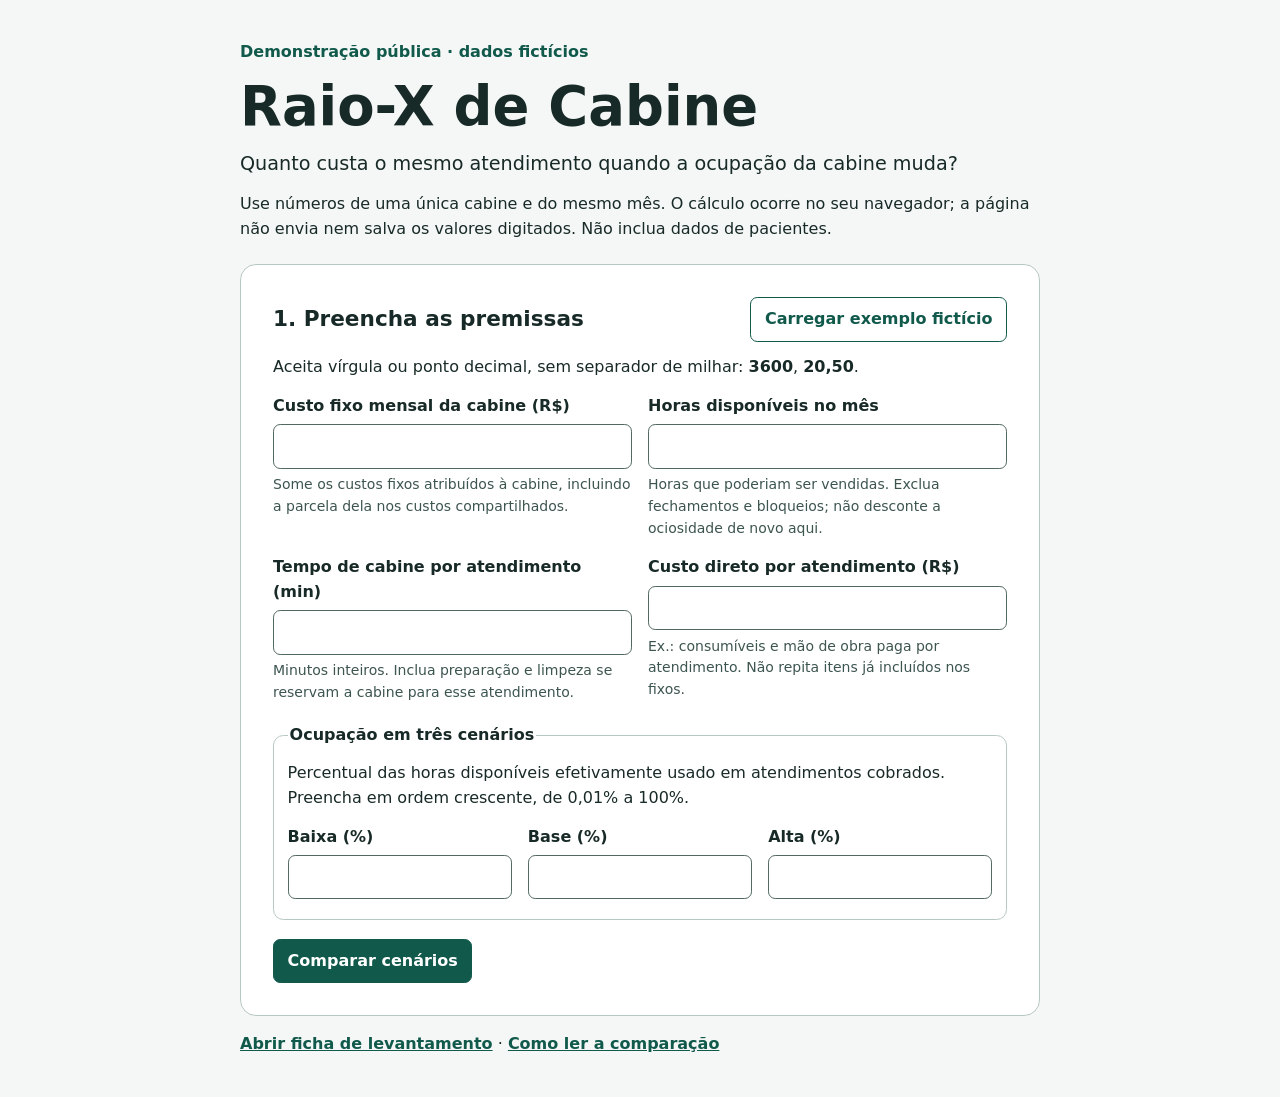
<file: index.html>
<!doctype html>
<html lang="pt-BR">
<head>
<meta charset="utf-8">
<meta name="viewport" content="width=device-width, initial-scale=1">
<title>Raio-X de Cabine — Simulador</title>
<link rel="stylesheet" href="estilo.css">
<script defer src="simulador.js"></script>
</head>
<body>
<main>
<header class="intro">
  <p class="tag">Demonstração pública · dados fictícios</p>
  <h1>Raio-X de Cabine</h1>
  <p class="lead">Quanto custa o mesmo atendimento quando a ocupação da cabine muda?</p>
  <p>Use números de uma única cabine e do mesmo mês. O cálculo ocorre no seu navegador; a página não envia nem salva os valores digitados. Não inclua dados de pacientes.</p>
</header>
<noscript><p>Ative JavaScript para fazer a simulação localmente.</p></noscript>
<form id="simulador" class="painel" novalidate autocomplete="off">
  <div class="titulo"><h2>1. Preencha as premissas</h2><button type="button" id="exemplo" class="secundario">Carregar exemplo fictício</button></div>
  <p id="formato">Aceita vírgula ou ponto decimal, sem separador de milhar: <strong>3600</strong>, <strong>20,50</strong>.</p>
  <div class="campos">
    <div><label for="fixo">Custo fixo mensal da cabine (R$)</label>
    <input id="fixo" inputmode="decimal" maxlength="14" required aria-describedby="fixo-ajuda formato">
    <small id="fixo-ajuda">Some os custos fixos atribuídos à cabine, incluindo a parcela dela nos custos compartilhados.</small></div>
    <div><label for="horas">Horas disponíveis no mês</label>
    <input id="horas" inputmode="decimal" maxlength="8" required aria-describedby="horas-ajuda formato">
    <small id="horas-ajuda">Horas que poderiam ser vendidas. Exclua fechamentos e bloqueios; não desconte a ociosidade de novo aqui.</small></div>
    <div><label for="duracao">Tempo de cabine por atendimento (min)</label>
    <input id="duracao" inputmode="numeric" maxlength="4" required aria-describedby="duracao-ajuda">
    <small id="duracao-ajuda">Minutos inteiros. Inclua preparação e limpeza se reservam a cabine para esse atendimento.</small></div>
    <div><label for="direto">Custo direto por atendimento (R$)</label>
    <input id="direto" inputmode="decimal" maxlength="14" required aria-describedby="direto-ajuda formato">
    <small id="direto-ajuda">Ex.: consumíveis e mão de obra paga por atendimento. Não repita itens já incluídos nos fixos.</small></div>
  </div>
  <fieldset>
    <legend>Ocupação em três cenários</legend>
    <p id="ocup-ajuda">Percentual das horas disponíveis efetivamente usado em atendimentos cobrados. Preencha em ordem crescente, de 0,01% a 100%.</p>
    <div class="ocupacoes">
      <div><label for="baixa">Baixa (%)</label><input id="baixa" inputmode="decimal" maxlength="6" required aria-describedby="ocup-ajuda"></div>
      <div><label for="base">Base (%)</label><input id="base" inputmode="decimal" maxlength="6" required aria-describedby="ocup-ajuda"></div>
      <div><label for="alta">Alta (%)</label><input id="alta" inputmode="decimal" maxlength="6" required aria-describedby="ocup-ajuda"></div>
    </div>
  </fieldset>
  <p id="erro" class="erro" role="alert" hidden></p>
  <button type="submit">Comparar cenários</button>
  <p id="estado" role="status" class="estado"></p>
</form>
<section id="resultado" class="painel" aria-labelledby="titulo-resultado" hidden>
  <div class="titulo"><h2 id="titulo-resultado" tabindex="-1">2. Compare os custos</h2><button type="button" id="imprimir" class="secundario">Imprimir / salvar PDF</button></div>
  <p id="premissas"></p>
  <table>
    <caption>Valores por atendimento</caption>
    <thead><tr><th scope="col">Ocupação</th><th scope="col">Rateio fixo</th><th scope="col">Custo estimado</th></tr></thead>
    <tbody id="cenarios"></tbody>
  </table>
  <p id="diferenca"></p>
  <h3>Como cada cenário foi calculado</h3>
  <ul id="detalhes-calculo" aria-label="Etapas dos cálculos por cenário"></ul>
  <p>As horas ocupadas são as horas disponíveis × ocupação. O rateio é o custo fixo mensal ÷ horas ocupadas × horas do atendimento. O total soma rateio e custo direto.</p>
  <p><strong>Leia como estimativa parcial:</strong> o cálculo usa as premissas informadas e rateio uniforme por tempo. Não calcula lucro, preço recomendado, impostos sobre a venda ou taxas de pagamento; não prevê demanda.</p>
</section>
<p class="rodape"><a href="ficha.html">Abrir ficha de levantamento</a> · <a href="guia-leitura.html">Como ler a comparação</a></p>
</main>
</body>
</html>
</file>
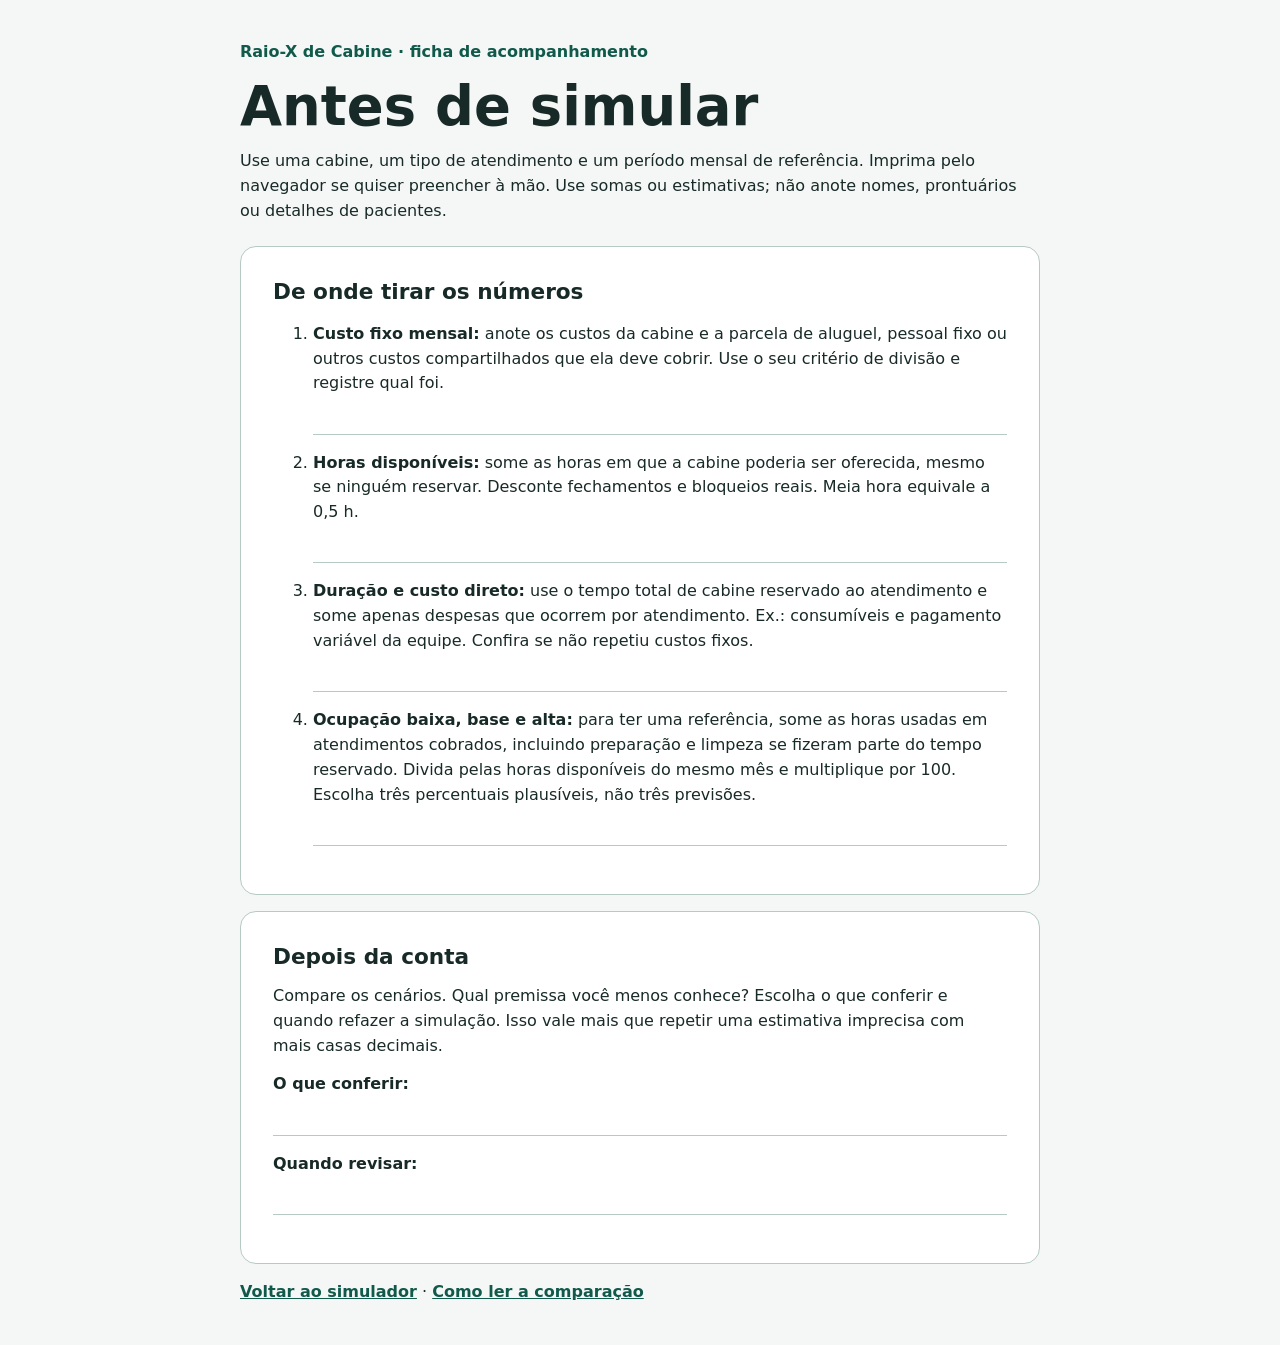
<file: ficha.html>
<!doctype html>
<html lang="pt-BR">
<head>
<meta charset="utf-8">
<meta name="viewport" content="width=device-width, initial-scale=1">
<title>Ficha de levantamento — Raio-X de Cabine</title>
<link rel="stylesheet" href="estilo.css">
</head>
<body>
<main>
<header class="intro">
  <p class="tag">Raio-X de Cabine · ficha de acompanhamento</p>
  <h1>Antes de simular</h1>
  <p>Use uma cabine, um tipo de atendimento e um período mensal de referência. Imprima pelo navegador se quiser preencher à mão. Use somas ou estimativas; não anote nomes, prontuários ou detalhes de pacientes.</p>
</header>
<section class="painel" aria-labelledby="entradas">
<h2 id="entradas">De onde tirar os números</h2>
<ol>
  <li><strong>Custo fixo mensal:</strong> anote os custos da cabine e a parcela de aluguel, pessoal fixo ou outros custos compartilhados que ela deve cobrir. Use o seu critério de divisão e registre qual foi.<span class="lacuna" aria-hidden="true"></span></li>
  <li><strong>Horas disponíveis:</strong> some as horas em que a cabine poderia ser oferecida, mesmo se ninguém reservar. Desconte fechamentos e bloqueios reais. Meia hora equivale a 0,5 h.<span class="lacuna" aria-hidden="true"></span></li>
  <li><strong>Duração e custo direto:</strong> use o tempo total de cabine reservado ao atendimento e some apenas despesas que ocorrem por atendimento. Ex.: consumíveis e pagamento variável da equipe. Confira se não repetiu custos fixos.<span class="lacuna" aria-hidden="true"></span></li>
  <li><strong>Ocupação baixa, base e alta:</strong> para ter uma referência, some as horas usadas em atendimentos cobrados, incluindo preparação e limpeza se fizeram parte do tempo reservado. Divida pelas horas disponíveis do mesmo mês e multiplique por 100. Escolha três percentuais plausíveis, não três previsões.<span class="lacuna" aria-hidden="true"></span></li>
</ol>
</section>
<section class="painel" aria-labelledby="revisao">
<h2 id="revisao">Depois da conta</h2>
<p>Compare os cenários. Qual premissa você menos conhece? Escolha o que conferir e quando refazer a simulação. Isso vale mais que repetir uma estimativa imprecisa com mais casas decimais.</p>
<p><strong>O que conferir:</strong><span class="lacuna" aria-hidden="true"></span></p>
<p><strong>Quando revisar:</strong><span class="lacuna" aria-hidden="true"></span></p>
</section>
<p class="rodape"><a href="index.html">Voltar ao simulador</a> · <a href="guia-leitura.html">Como ler a comparação</a></p>
</main>
</body>
</html>
</file>
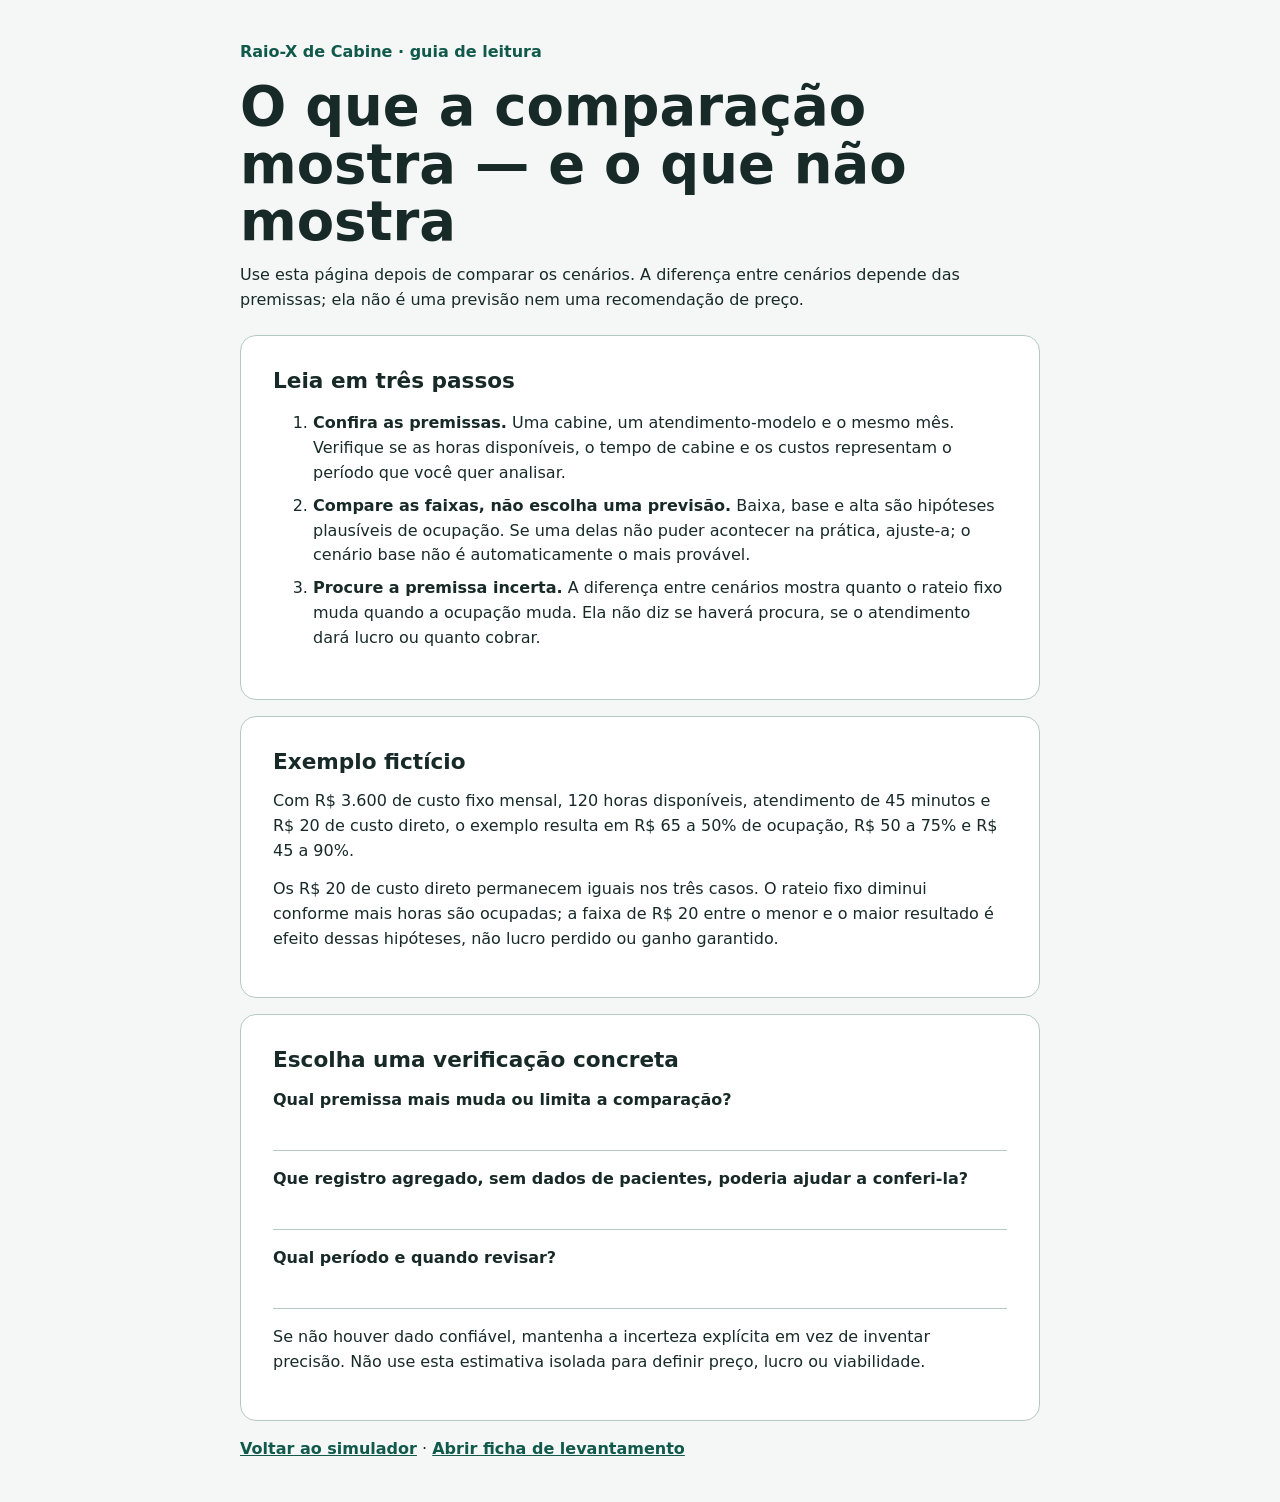
<file: guia-leitura.html>
<!doctype html>
<html lang="pt-BR">
<head>
<meta charset="utf-8">
<meta name="viewport" content="width=device-width, initial-scale=1">
<title>Como ler a comparação — Raio-X de Cabine</title>
<link rel="stylesheet" href="estilo.css">
</head>
<body>
<main>
<header class="intro">
  <p class="tag">Raio-X de Cabine · guia de leitura</p>
  <h1>O que a comparação mostra — e o que não mostra</h1>
  <p>Use esta página depois de comparar os cenários. A diferença entre cenários depende das premissas; ela não é uma previsão nem uma recomendação de preço.</p>
</header>
<section class="painel" aria-labelledby="leitura">
<h2 id="leitura">Leia em três passos</h2>
<ol>
  <li><strong>Confira as premissas.</strong> Uma cabine, um atendimento-modelo e o mesmo mês. Verifique se as horas disponíveis, o tempo de cabine e os custos representam o período que você quer analisar.</li>
  <li><strong>Compare as faixas, não escolha uma previsão.</strong> Baixa, base e alta são hipóteses plausíveis de ocupação. Se uma delas não puder acontecer na prática, ajuste-a; o cenário base não é automaticamente o mais provável.</li>
  <li><strong>Procure a premissa incerta.</strong> A diferença entre cenários mostra quanto o rateio fixo muda quando a ocupação muda. Ela não diz se haverá procura, se o atendimento dará lucro ou quanto cobrar.</li>
</ol>
</section>
<section class="painel" aria-labelledby="exemplo">
<h2 id="exemplo">Exemplo fictício</h2>
<p>Com R$ 3.600 de custo fixo mensal, 120 horas disponíveis, atendimento de 45 minutos e R$ 20 de custo direto, o exemplo resulta em R$ 65 a 50% de ocupação, R$ 50 a 75% e R$ 45 a 90%.</p>
<p>Os R$ 20 de custo direto permanecem iguais nos três casos. O rateio fixo diminui conforme mais horas são ocupadas; a faixa de R$ 20 entre o menor e o maior resultado é efeito dessas hipóteses, não lucro perdido ou ganho garantido.</p>
</section>
<section class="painel" aria-labelledby="proximo">
<h2 id="proximo">Escolha uma verificação concreta</h2>
<p><strong>Qual premissa mais muda ou limita a comparação?</strong><span class="lacuna" aria-hidden="true"></span></p>
<p><strong>Que registro agregado, sem dados de pacientes, poderia ajudar a conferi-la?</strong><span class="lacuna" aria-hidden="true"></span></p>
<p><strong>Qual período e quando revisar?</strong><span class="lacuna" aria-hidden="true"></span></p>
<p>Se não houver dado confiável, mantenha a incerteza explícita em vez de inventar precisão. Não use esta estimativa isolada para definir preço, lucro ou viabilidade.</p>
</section>
<p class="rodape"><a href="index.html">Voltar ao simulador</a> · <a href="ficha.html">Abrir ficha de levantamento</a></p>
</main>
</body>
</html>
</file>
<file: estilo.css>
:root{color-scheme:light;--fundo:#f4f7f6;--branco:#fff;--texto:#182a27;--muted:#3d554f;--marca:#10594b;--linha:#b6c9c2;--foco:#085c9f}
*{box-sizing:border-box}
body{margin:0;background:var(--fundo);color:var(--texto);font:1rem/1.55 system-ui,sans-serif;overflow-wrap:anywhere}
main{width:min(calc(100% - 2rem),50rem);margin:2.5rem auto}
h1,h2,p{margin:0 0 .85rem}h1{font-size:clamp(2rem,7vw,3.4rem);line-height:1.05}h2{font-size:1.35rem;line-height:1.25}
.tag{color:var(--marca);font-weight:700}.lead{font-size:1.2rem}.intro{margin-bottom:1.4rem}
.painel{background:var(--branco);border:1px solid var(--linha);border-radius:1rem;padding:clamp(1rem,4vw,2rem);margin-bottom:1rem}
.titulo{display:flex;align-items:center;justify-content:space-between;flex-wrap:wrap;gap:.75rem;margin-bottom:.85rem}.titulo h2{margin:0}
.campos,.ocupacoes{display:grid;gap:1rem;grid-template-columns:repeat(2,minmax(0,1fr));margin-bottom:1.2rem}.ocupacoes{grid-template-columns:repeat(3,minmax(0,1fr));margin:0}
fieldset{border:1px solid var(--linha);border-radius:.65rem;margin:0 0 1.2rem;padding:.85rem;min-width:0}legend,label{font-weight:700}
input,button{font:inherit}input{display:block;width:100%;padding:.55rem .65rem;margin:.35rem 0;border:1px solid #526963;border-radius:.45rem;color:inherit;background:var(--branco)}
small{display:block;font-size:.875rem;color:var(--muted)}
button{border:1px solid var(--marca);border-radius:.45rem;padding:.55rem .85rem;min-height:44px;background:var(--marca);color:var(--branco);font-weight:700;cursor:pointer}
.secundario{background:var(--branco);color:var(--marca)}button:hover{filter:brightness(.9)}a{color:var(--marca);font-weight:700}a:focus-visible,input:focus-visible,button:focus-visible,h2:focus-visible{outline:3px solid var(--foco);outline-offset:3px}
[aria-invalid="true"]{border:2px solid #9f231e}.erro{color:#931e18;font-weight:700}.estado{margin:.7rem 0 0;color:var(--muted)}.estado:empty{display:none}
table{width:100%;border-collapse:collapse;font-variant-numeric:tabular-nums;margin-bottom:1rem}caption{text-align:left;font-weight:700;margin-bottom:.4rem}td,th{padding:.55rem .35rem;border-bottom:1px solid var(--linha);text-align:left;vertical-align:top}td:last-child{font-weight:700}
.rodape{margin:1rem 0}li{margin-bottom:.5rem}.lacuna{display:block;min-height:1.8rem;border-bottom:1px solid var(--linha);margin:.6rem 0 1rem}
@media(max-width:38rem){main{margin-block:1.25rem}.campos{grid-template-columns:1fr}.ocupacoes{gap:.45rem}}
@media print{body{background:white;color:black}main{margin:0;width:100%}.painel{border:0;padding:0}.tag,.lead,form,.rodape,button{display:none!important}table{break-inside:avoid}}
</file>
